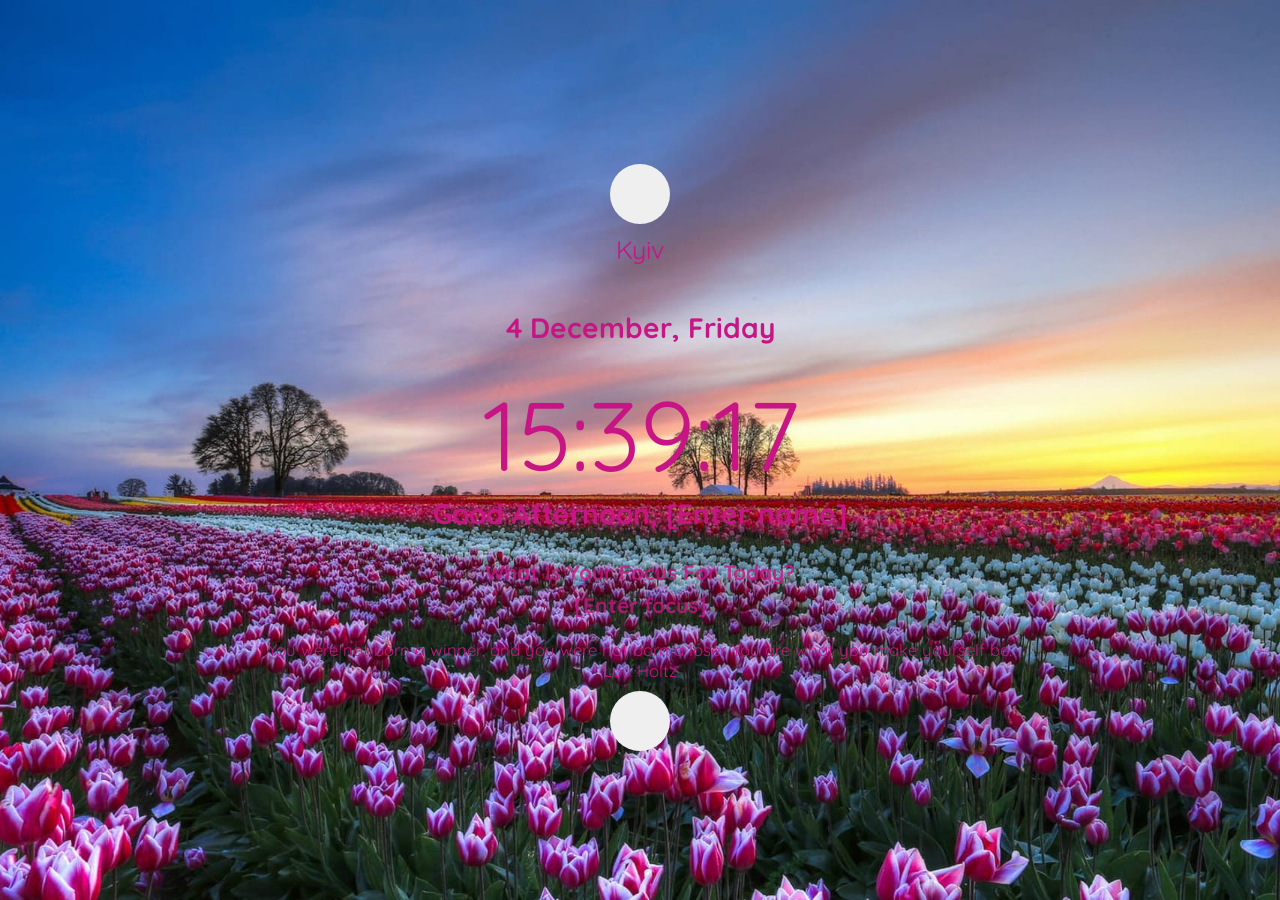
<file: momentum/index.html>
<!DOCTYPE html>
<html lang="en">
<head>
  <meta charset="UTF-8" />
  <meta name="viewport" content="width=device-width, initial-scale=1.0" />
  <link href="https://fonts.googleapis.com/css2?family=Quicksand:wght@600&display=swap" rel="stylesheet">
  <link rel="stylesheet" href="owfont-regular.css">
  <link rel="stylesheet" href="style.css" />
  <title>momentum</title>
</head>
<body>
  <div class="image-btn-container">
<button class="btn" id="image-btn"></button>
</div>
<div class="weather-container">
  <div class="city" contenteditable="true">Kyiv</div>
  <i class="weather-icon owf"></i>
  <div class="temperature"></div>
  <div class="weather-description"></div>
</div>
  <h1 class="date"></h1>
  <time class="time"></time>
  <h1>
    <span class="greeting"></span>
    <span class="name" contenteditable="true"></span>
  </h1>
  <h2 class="focus-description">What Is Your Focus For Today?</h2>
  <h2 class="focus" contenteditable="true"></h2>
  <div class="quote-container">
    <figure class="quote">
      <blockquote>
        You were not born a winner, and you were not born a loser. You are what you make yourself be.
      </blockquote>
      <figcaption> 
        Lou Holtz
      </figcaption>
    </figure>
    <button class="btn" id="quote-btn"></button>
  </div>
  <script src="main.js"></script>
</body>
</html>
</file>
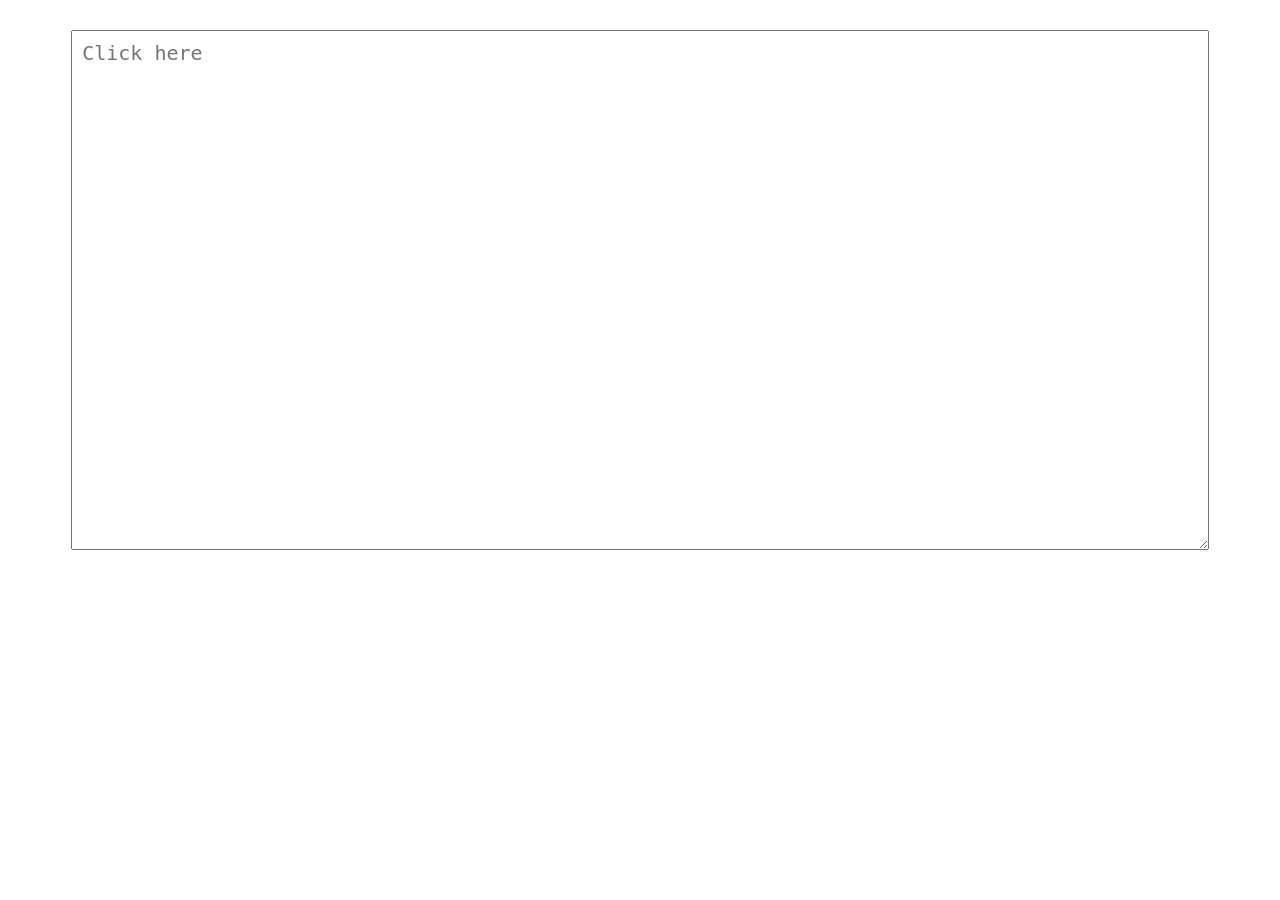
<file: virtual-keyboard/index.html>
<!DOCTYPE html>
<head>
  <title>virtual-keyboard</title>
  <meta name="viewport" content="width=device-width, initial-scale=1.0">
  <meta charset="utf-8">
  <link rel="shortcut icon" href="assets/favicon.ico">
  <link href="https://fonts.googleapis.com/icon?family=Material+Icons" rel="stylesheet">
  <link rel="stylesheet" href="style.css">
</head>
<body>
  <textarea class="use-keyboard-input" placeholder="Click here"></textarea>
  <script src="main.js"></script>
</body>
</html>
</file>
<file: momentum/owfont-regular.css>
/*!
 *  owfont-regular 1.0.0 by Deniz Fuchidzhiev - http://websygen.com
 *  License - font: SIL OFL 1.1, css: MIT License
 */
/* FONT PATH
 * -------------------------- */
@font-face {
  font-family: 'owfont';
  src: url('./fonts/owfont-regular.eot?v=1.0.0');
  src: url('./fonts/owfont-regular.eot?#iefix&v=1.0.0') format('embedded-opentype'),
	   url('./fonts/owfont-regular.woff') format('woff'),
	   url('./fonts/owfont-regular.ttf') format('truetype'),
	   url('./fonts/owfont-regular.svg#owf-regular') format('svg');
  font-weight: normal;
  font-style: normal;
}
.owf {
  display: inline-block;
  font: normal normal normal 14px/1 owfont;
  font-size: inherit;
  text-rendering: auto;
  -webkit-font-smoothing: antialiased;
  -moz-osx-font-smoothing: grayscale;
  transform: translate(0, 0);
}
/* makes the font 33% larger relative to the icon container */
.owf-lg {
  font-size: 1.33333333em;
  line-height: 0.75em;
  vertical-align: -15%;
}
.owf-2x {
  font-size: 2em;
}
.owf-3x {
  font-size: 3em;
}
.owf-4x {
  font-size: 4em;
}
.owf-5x {
  font-size: 5em;
}
.owf-fw {
  width: 1.28571429em;
  text-align: center;
}
.owf-ul {
  padding-left: 0;
  margin-left: 2.14285714em;
  list-style-type: none;
}
.owf-ul > li {
  position: relative;
}
.owf-li {
  position: absolute;
  left: -2.14285714em;
  width: 2.14285714em;
  top: 0.14285714em;
  text-align: center;
}
.owf-li.owf-lg {
  left: -1.85714286em;
}
.owf-border {
  padding: .2em .25em .15em;
  border: solid 0.08em #eeeeee;
  border-radius: .1em;
}
.owf-pull-right {
  float: right;
}
.owf-pull-left {
  float: left;
}
.owf.owf-pull-left {
  margin-right: .3em;
}
.owf.owf-pull-right {
  margin-left: .3em;
}

/* owfont uses the Unicode Private Use Area (PUA) to ensure screen
   readers do not read off random characters that represent icons */
   
/*   Weather Condition Codes    */
   
/*   Thunderstorm - - - - - - - - - - - - - - - - - - - - - - - - - - - - - - - - - - - -    */
   
/* thunderstorm with light rain */
.owf-200:before,
.owf-200-d:before,
.owf-200-n:before {
  content: "\EB28";
}
/* thunderstorm with rain */
.owf-201:before,
.owf-201-d:before,
.owf-201-n:before {
  content: "\EB29";
}
/* thunderstorm with heavy rain */
.owf-202:before,
.owf-202-d:before,
.owf-202-n:before {
  content: "\EB2A";
}
/*  light thunderstorm  */
.owf-210:before,
.owf-210-d:before,
.owf-210-n:before {
  content: "\EB32";
}
/*  thunderstorm  */
.owf-211:before,
.owf-211-d:before,
.owf-211-n:before {
  content: "\EB33";
}
/*   heavy thunderstorm   */
.owf-212:before,
.owf-212-d:before,
.owf-212-n:before {
  content: "\EB34";
}
/*   ragged thunderstorm   */
.owf-221:before,
.owf-221-d:before,
.owf-221-n:before {
  content: "\EB3D";
}
/*  thunderstorm with light drizzle    */
.owf-230:before,
.owf-230-d:before,
.owf-230-n:before {
  content: "\EB46";
}
/*  thunderstorm with drizzle     */
.owf-231:before,
.owf-231-d:before,
.owf-231-n:before {
  content: "\EB47";
}
/* thunderstorm with heavy drizzle     */
.owf-232:before,
.owf-232-d:before,
.owf-232-n:before {
  content: "\EB48";
}

/*   Drizzle - - - - - - - - - - - - - - - - - - - - - - - - - - - - - - - - - - - -    */

/*  light intensity drizzle */
.owf-300:before,
.owf-300-d:before,
.owf-300-n:before {
  content: "\EB8C";
}
/*  drizzle */
.owf-301:before,
.owf-301-d:before,
.owf-301-n:before {
  content: "\EB8D";
}
/*  heavy intensity drizzle  */
.owf-302:before,
.owf-302-d:before,
.owf-302-n:before {
  content: "\EB8E";
}
/*   light intensity drizzle rain  */
.owf-310:before,
.owf-310-d:before,
.owf-310-n:before {
  content: "\EB96";
}
/*  drizzle rain  */
.owf-311:before,
.owf-311-d:before,
.owf-311-n:before {
  content: "\EB97";
}
/* heavy intensity drizzle rain */
.owf-312:before,
.owf-312-d:before,
.owf-312-n:before {
  content: "\EB98";
}
/* shower rain and drizzle  */
.owf-313:before,
.owf-313-d:before,
.owf-313-n:before {
  content: "\EB99";
}
/* heavy shower rain and drizzle*/
.owf-314:before,
.owf-314-d:before,
.owf-314-n:before {
  content: "\EB9A";
}
/* shower drizzle */
.owf-321:before,
.owf-321-d:before,
.owf-321-n:before {
  content: "\EBA1";
}

/*   Rain - - - - - - - - - - - - - - - - - - - - - - - - - - - - - - - - - - - -    */

/* light rain  */
.owf-500:before,
.owf-500-d:before,
.owf-500-n:before {
  content: "\EC54";
}
/* moderate rain  */
.owf-501:before,
.owf-501-d:before,
.owf-501-n:before {
  content: "\EC55";
}
/* heavy intensity rain  */
.owf-502:before,
.owf-502-d:before,
.owf-502-n:before {
  content: "\EC56";
}
/* very heavy rain   */
.owf-503:before,
.owf-503-d:before,
.owf-503-n:before {
  content: "\EC57";
}
/* extreme rain    */
.owf-504:before,
.owf-504-d:before,
.owf-504-n:before {
  content: "\EC58";
}
/* freezing rain    */
.owf-511:before,
.owf-511-d:before,
.owf-511-n:before {
  content: "\EC5F";
}
/*  light intensity shower rain    */
.owf-520:before,
.owf-520-d:before,
.owf-520-n:before {
  content: "\EC68";
}
/* shower rain  */
.owf-521:before,
.owf-521-d:before,
.owf-521-n:before {
  content: "\EC69";
}
/*  heavy intensity shower rain  */
.owf-522:before,
.owf-522-d:before,
.owf-522-n:before {
  content: "\EC6A";
}
/* ragged shower rain  */
.owf-531:before,
.owf-531-d:before,
.owf-531-n:before {
  content: "\EC73";
}

/*   Snow - - - - - - - - - - - - - - - - - - - - - - - - - - - - - - - - - - - -    */

/* light snow  */
.owf-600:before,
.owf-600-d:before,
.owf-600-n:before {
  content: "\ECB8";
}
/*  snow  */
.owf-601:before,
.owf-601-d:before,
.owf-601-n:before {
  content: "\ECB9";
}
/*   heavy snow   */
.owf-602:before,
.owf-602-d:before,
.owf-602-n:before {
  content: "\ECBA";
}
/*  sleet  */
.owf-611:before,
.owf-611-d:before,
.owf-611-n:before {
  content: "\ECC3";
}
/*   shower sleet */
.owf-612:before,
.owf-612-d:before,
.owf-612-n:before {
  content: "\ECC4";
}
/* light rain and snow */
.owf-615:before,
.owf-615-d:before,
.owf-615-n:before {
  content: "\ECC7";
}
/* rain and snow  */
.owf-616:before,
.owf-616-d:before,
.owf-616-n:before {
  content: "\ECC8";
}
/* light shower snow  */
.owf-620:before,
.owf-620-d:before,
.owf-620-n:before {
  content: "\ECCC";
}
/* shower snow  */
.owf-621:before,
.owf-621-d:before,
.owf-621-n:before {
  content: "\ECCD";
}
/* heavy shower snow  */
.owf-622:before,
.owf-622-d:before,
.owf-622-n:before {
  content: "\ECCE";
}

/*   Atmosphere - - - - - - - - - - - - - - - - - - - - - - - - - - - - - - - - - - - -    */

/* mist */
.owf-701:before,
.owf-701-d:before,
.owf-701-n:before {
  content: "\ED1D";
}
/* smoke */
.owf-711:before,
.owf-711-d:before,
.owf-711-n:before {
  content: "\ED27";
}
/* haze */
.owf-721:before,
.owf-721-d:before,
.owf-721-n:before {
  content: "\ED31";
}
/* Sand/Dust Whirls */
.owf-731:before,
.owf-731-d:before,
.owf-731-n:before {
  content: "\ED3B";
}
/* Fog */
.owf-741:before,
.owf-741-d:before,
.owf-741-n:before {
  content: "\ED45";
}
/* sand */
.owf-751:before,
.owf-751-d:before,
.owf-751-n:before {
  content: "\ED4F";
}
/* dust */
.owf-761:before,
.owf-761-d:before,
.owf-761-n:before {
  content: "\ED59";
}
/*  VOLCANIC ASH  */
.owf-762:before,
.owf-762-d:before,
.owf-762-n:before {
  content: "\ED5A";
}
/* SQUALLS */
.owf-771:before,
.owf-771-d:before,
.owf-771-n:before {
  content: "\ED63";
}
/* TORNADO */
.owf-781:before,
.owf-781-d:before,
.owf-781-n:before {
  content: "\ED6D";
}

/*   Clouds - - - - - - - - - - - - - - - - - - - - - - - - - - - - - - - - - - - -    */

/*  sky is clear  */  /*  Calm  */
.owf-800:before,
.owf-800-d:before,
.owf-951:before,
.owf-951-d:before {
  content: "\ED80";
}
.owf-800-n:before,
.owf-951-n:before {
  content: "\F168";
}
/*  few clouds   */
.owf-801:before,
.owf-801-d:before {
  content: "\ED81";
}
.owf-801-n:before {
  content: "\F169";
}
/* scattered clouds */
.owf-802:before,
.owf-802-d:before {
  content: "\ED82";
}
.owf-802-n:before {
  content: "\F16A";
}
/* broken clouds  */
.owf-803:before,
.owf-803-d:before,
.owf-803-n:before {
  content: "\ED83";
}
/* overcast clouds  */
.owf-804:before,
.owf-804-d:before,
.owf-804-n:before {
  content: "\ED84";
}

/*   Extreme - - - - - - - - - - - - - - - - - - - - - - - - - - - - - - - - - - - -    */

/* tornado  */
.owf-900:before,
.owf-900-d:before,
.owf-900-n:before {
  content: "\EDE4";
}
/*  tropical storm  */
.owf-901:before,
.owf-901-d:before,
.owf-901-n:before {
  content: "\EDE5";
}
/* hurricane */
.owf-902:before,
.owf-902-d:before,
.owf-902-n:before {
  content: "\EDE6";
}
/* cold */
.owf-903:before,
.owf-903-d:before,
.owf-903-n:before {
  content: "\EDE7";
}
/* hot */
.owf-904:before,
.owf-904-d:before,
.owf-904-n:before {
  content: "\EDE8";
}
/* windy */
.owf-905:before,
.owf-905-d:before,
.owf-905-n:before {
  content: "\EDE9";
}
/* hail */
.owf-906:before,
.owf-906-d:before,
.owf-906-n:before {
  content: "\EDEA";
}

/*   Additional - - - - - - - - - - - - - - - - - - - - - - - - - - - - - - - - - - - -    */

/* Setting */
.owf-950:before,
.owf-950-d:before,
.owf-950-n:before {
  content: "\EE16";
}
/*  Light breeze  */
.owf-952:before,
.owf-952-d:before,
.owf-952-n:before {
  content: "\EE18";
}
/*  Gentle Breeze  */
.owf-953:before,
.owf-953-d:before,
.owf-953-n:before {
  content: "\EE19";
}
/*  Moderate breeze  */
.owf-954:before,
.owf-954-d:before,
.owf-954-n:before {
  content: "\EE1A";
}
/* Fresh Breeze  */
.owf-955:before,
.owf-955-d:before,
.owf-955-n:before {
  content: "\EE1B";
}
/* Strong  Breeze  */
.owf-956:before,
.owf-956-d:before,
.owf-956-n:before {
  content: "\EE1C";
}
/* High wind, near gale  */
.owf-957:before,
.owf-957-d:before,
.owf-957-n:before {
  content: "\EE1D";
}
/* Gale */
.owf-958:before,
.owf-958-d:before,
.owf-958-n:before {
  content: "\EE1E";
}
/*  Severe Gale  */
.owf-959:before,
.owf-959-d:before,
.owf-959-n:before {
  content: "\EE1F";
}
/* Storm */
.owf-960:before,
.owf-960-d:before,
.owf-960-n:before {
  content: "\EE20";
}
/*  Violent Storm  */
.owf-961:before,
.owf-961-d:before,
.owf-961-n:before {
  content: "\EE21";
}
/* Hurricane */
.owf-962:before,
.owf-962-d:before,
.owf-962-n:before {
  content: "\EE22";
}
</file>
<file: momentum/style.css>
* {
  box-sizing: border-box;
  margin: 0;
  padding: 0;
}

:root {
  font-size: 14px;
}

body {
  font-family: 'Quicksand', sans-serif;
  display: flex;
  flex-direction: column;
  align-items: center;
  justify-content: center;
  text-align: center;
  height: 100vh;
  background-size: cover;
  color:mediumvioletred ;
}

.time {
  font-size: 7rem;
}

h1 {
  margin-bottom: 2rem;
}

h2 {
  margin-bottom: 0.5rem;
  opacity: 0.8;
}

.weather-container{
  font-size: 1.8rem;
  margin-bottom: 1rem;
}

.quote-container{
  font-size: 1.2rem;
  margin-bottom: 1rem;
  margin-top: 1rem;
}
.image-btn-container{
  margin-top: 2rem;
}
.btn {
  width: 60px;
  height: 60px;
  border: 0;
  border-radius: 50%;
  background-image: url("https://www.pngarts.com/files/7/Update-Button-PNG-Image.png");
  background-size: contain;
  background-repeat: no-repeat;
  filter: grayscale(.8);
  margin: 10px;
}
.btn:hover {
  filter: grayscale(.2);
}
.btn:active,
.btn:focus {
  outline: 0;
}
.btn:active{
  transform: scale(1.02)
}

@media (max-width: 400px) {
  :root {
    font-size: 8px;
  }
}

@media (max-width: 1280px){
  :root {
    font-size: 14px;
  }
}
@media (max-width: 1000px){
  :root {
    font-size: 12px;
  }
}
@media (max-width: 360px) {
  :root {
    font-size: 10px;
  }
}
</file>
<file: virtual-keyboard/style.css>
* {
  box-sizing: border-box;
}

:root {
  font-size: 10px;
}

.use-keyboard-input {
  display: block;
  width: 90%;
  margin: 30px auto;
  padding: 10px;
  font-size: 20px;
  height: calc(100vh - 380px);
  min-height: 300px;
}

.keyboard {
  position: fixed;
  left: 0;
  bottom: 0;
  width: 100%;
  padding: 5px 0;
  background-color: #212F3C;
  box-shadow: 0 0 50px rgba(0, 0, 0, 0.5);
  user-select: none;
  transition: bottom 0.4s;
}

.keyboard--hidden {
  bottom: -100%;
}

.keyboard__keys {
  text-align: center;
}

.keyboard__key {
  font-family: Verdana, Geneva, Tahoma, sans-serif;
  font-weight: 700;
  height: 45px;
  width: 5%;
  max-width: 90px;
  margin: 3px;
  border-radius: 4px;
  border: none;
  background-color: #1B2631;
  color: white;
  border: solid 2px #EC407A;
  font-size: 1.4rem;
  outline: none;
  cursor: pointer;
  display: inline-flex;
  align-items: center;
  justify-content: center;
  vertical-align: top;
  padding: 0;
  -webkit-tap-highlight-color: transparent;
  position: relative;
}

.keyboard__key:active {
  background-color: #C2185B;
}

.keyboard__key--pressed {
  background-color: #C2185B;
}

.keyboard__key--wide {
  width: 12%;
}

.keyboard__key--extra-wide {
  width: 36%;
  max-width: 500px;
}

.keyboard__key--activatable::after {
  background-color: black;
}

.keyboard__key--active {
  background: #EC407A;
}

.keyboard__key--dark {
  background-color: black;
}

.language-icon {
  width: 32px;
}

@media (max-width: 768px) {
  .keyboard__key {
    margin: 1px;
    width: 6.2%;
  }

  .keyboard__key--wide {
    width: 12%;
  }

  .keyboard__key--extra-wide {
    width: 30%;
    max-width: 500px;
  }
}
</file>
